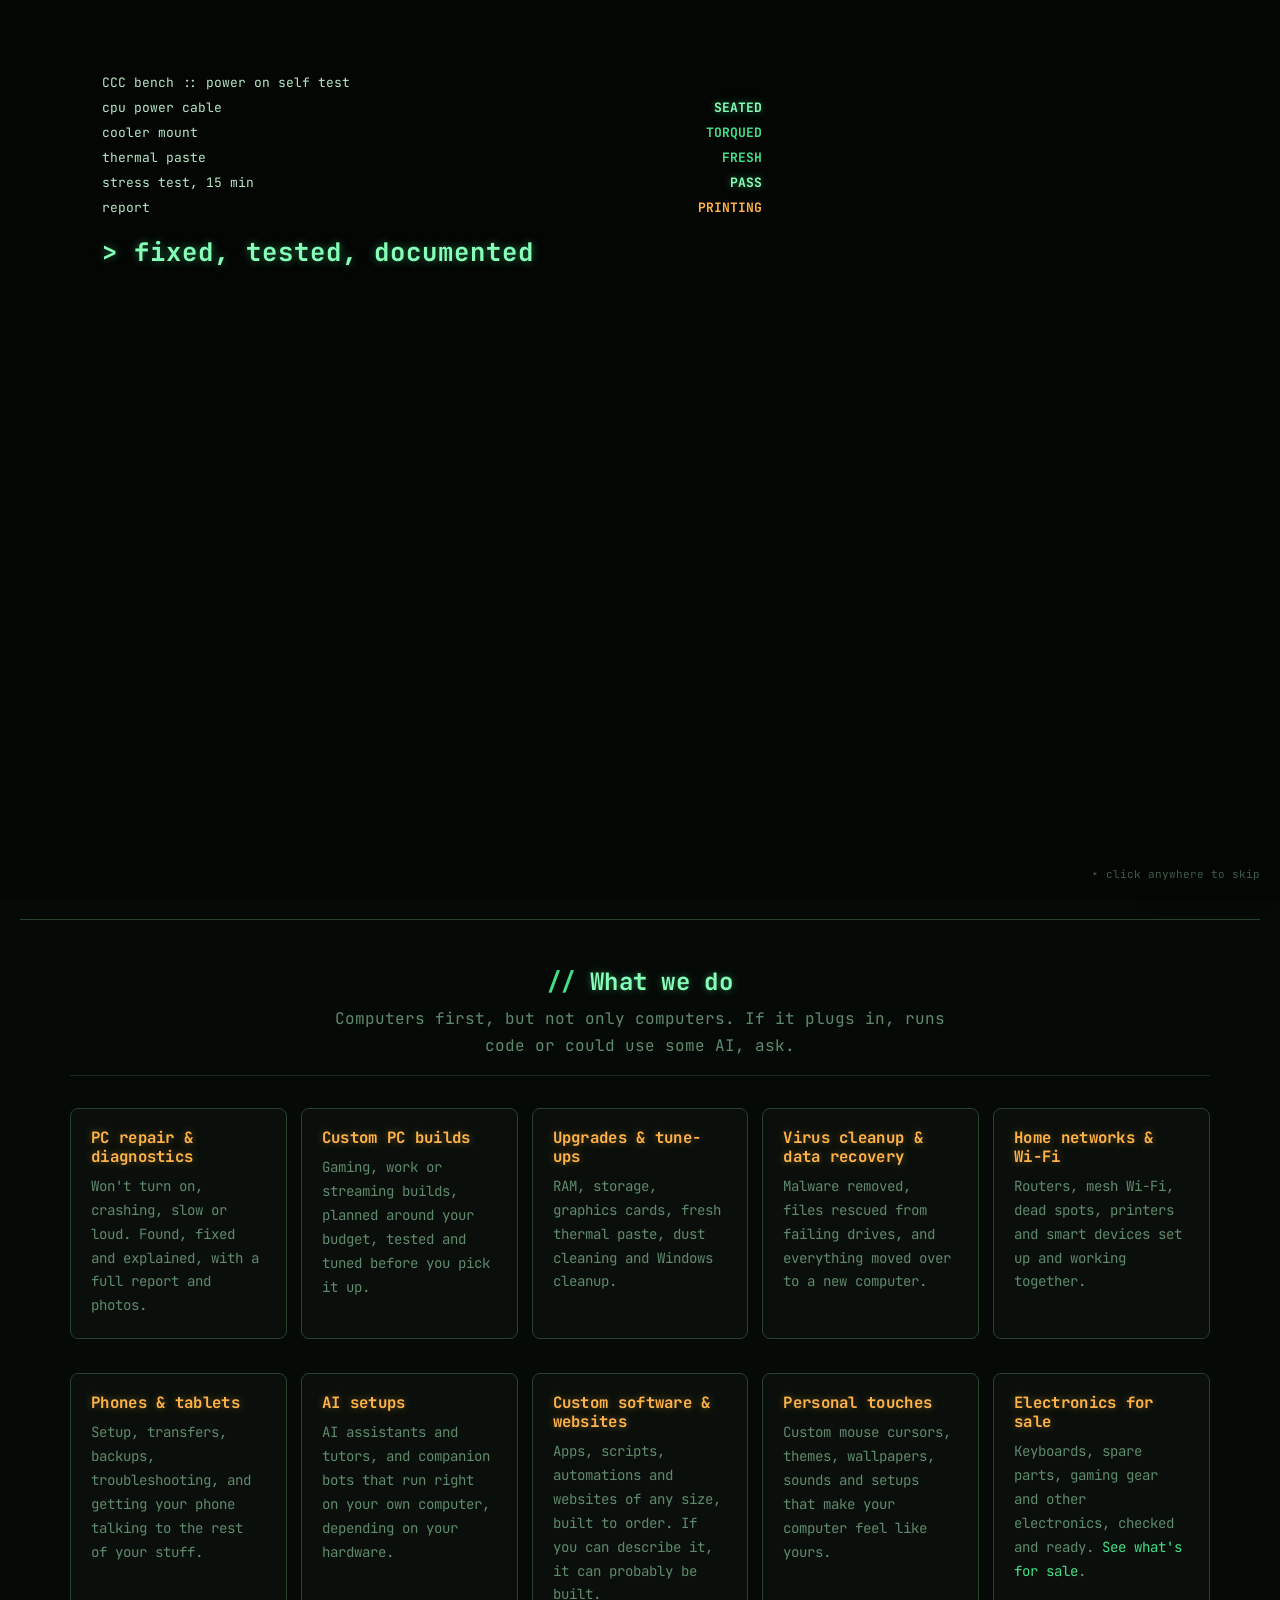
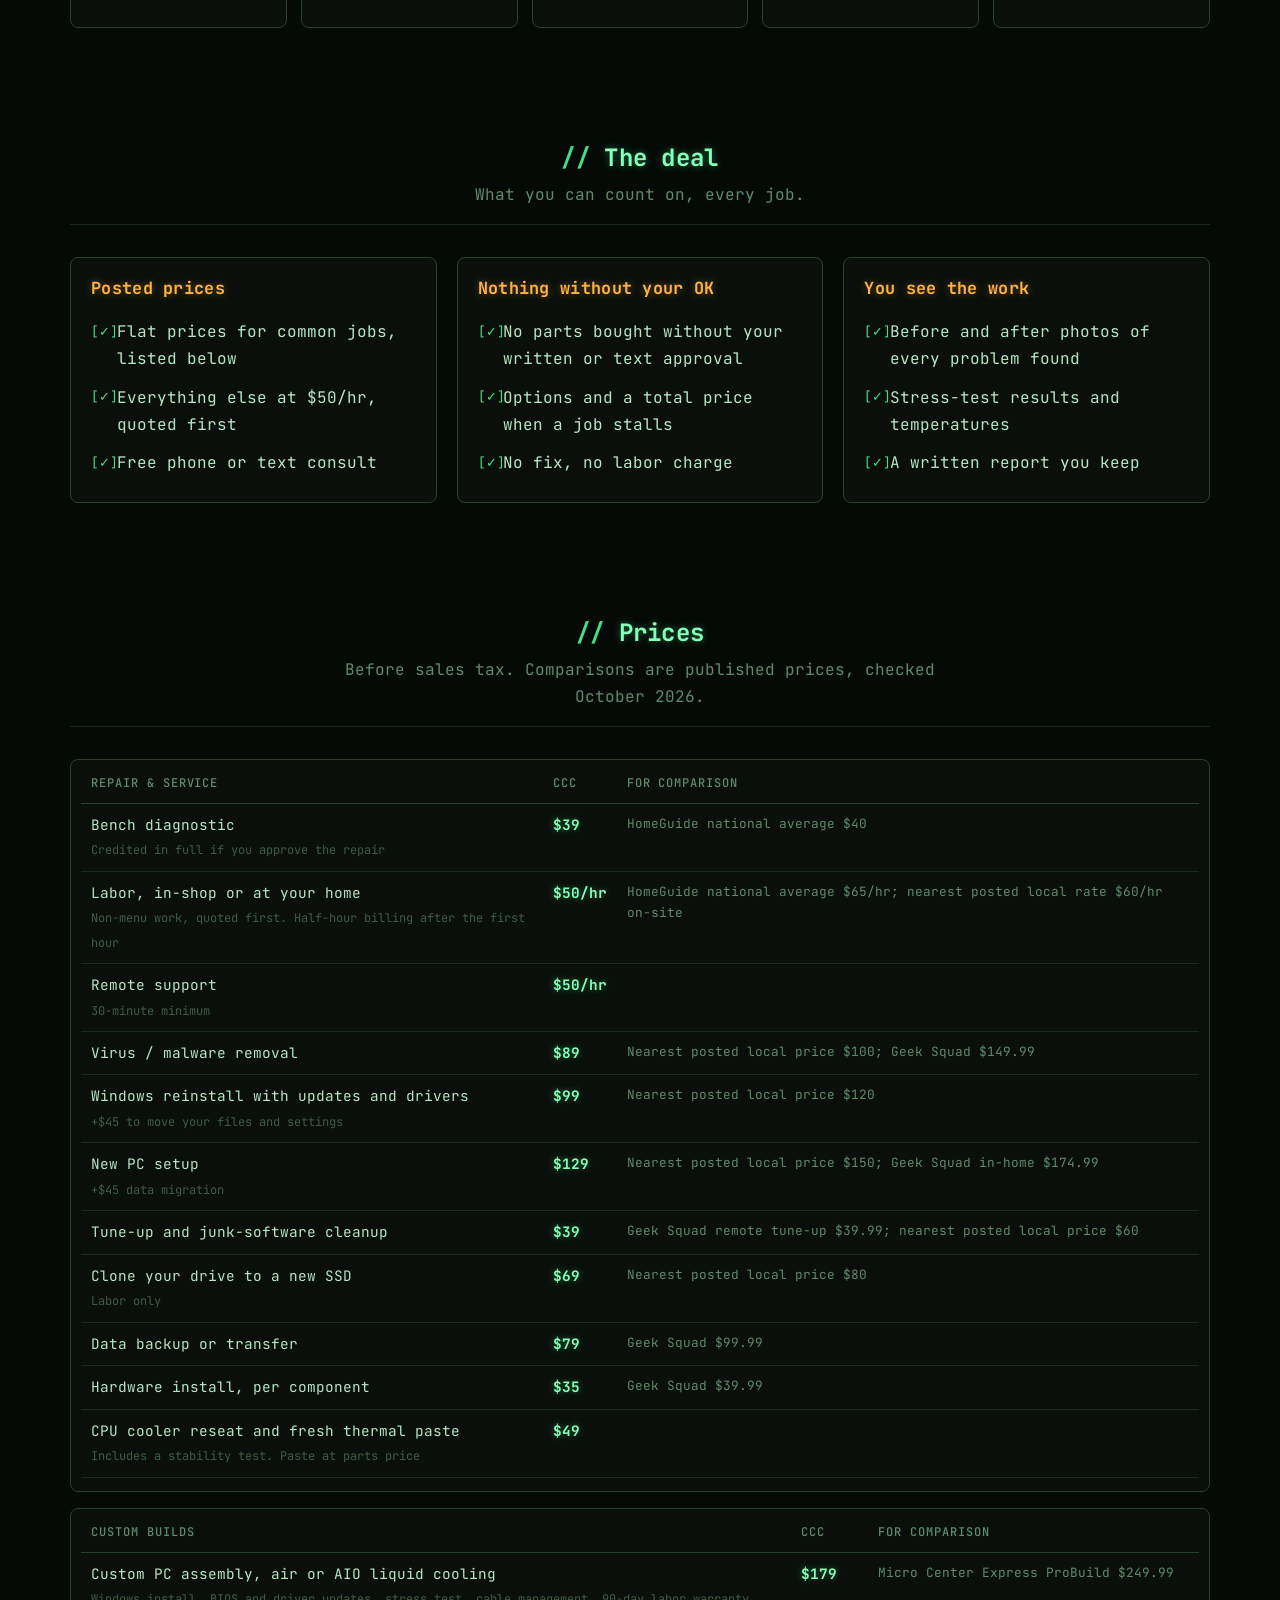
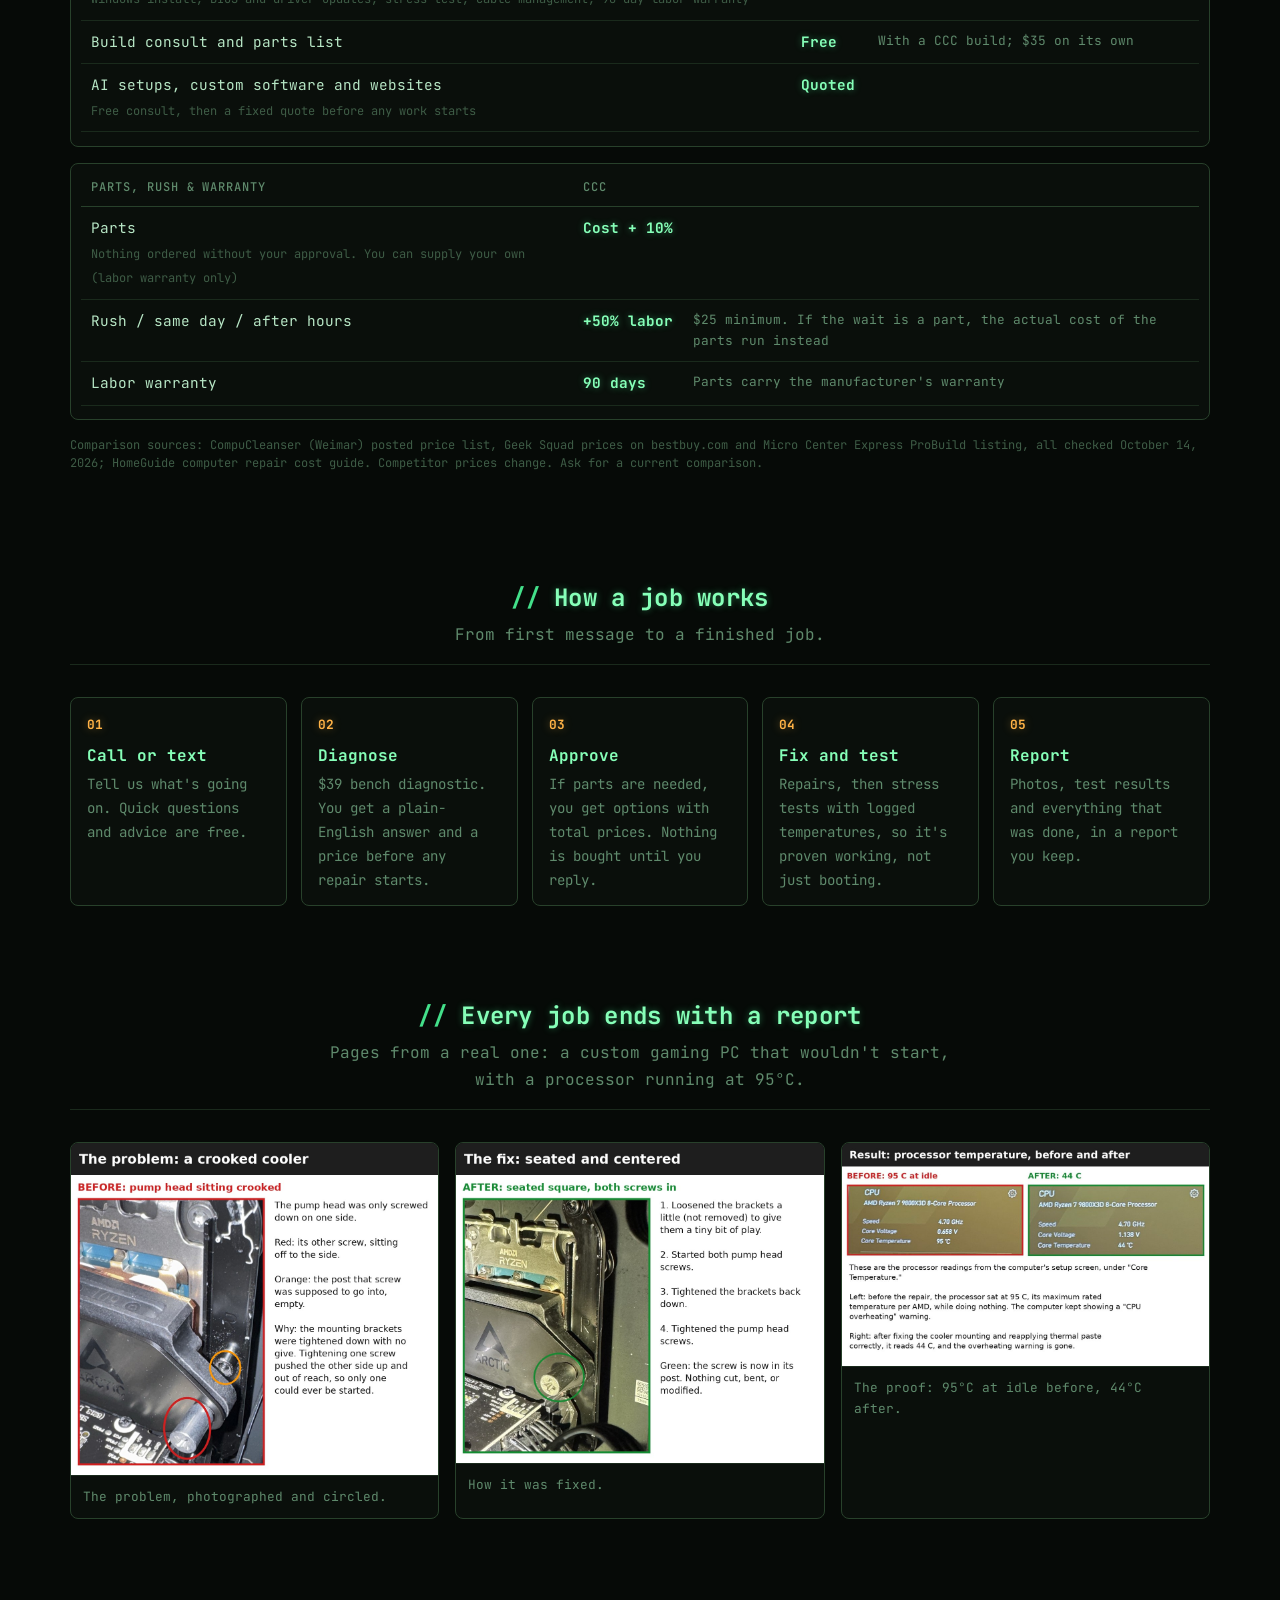
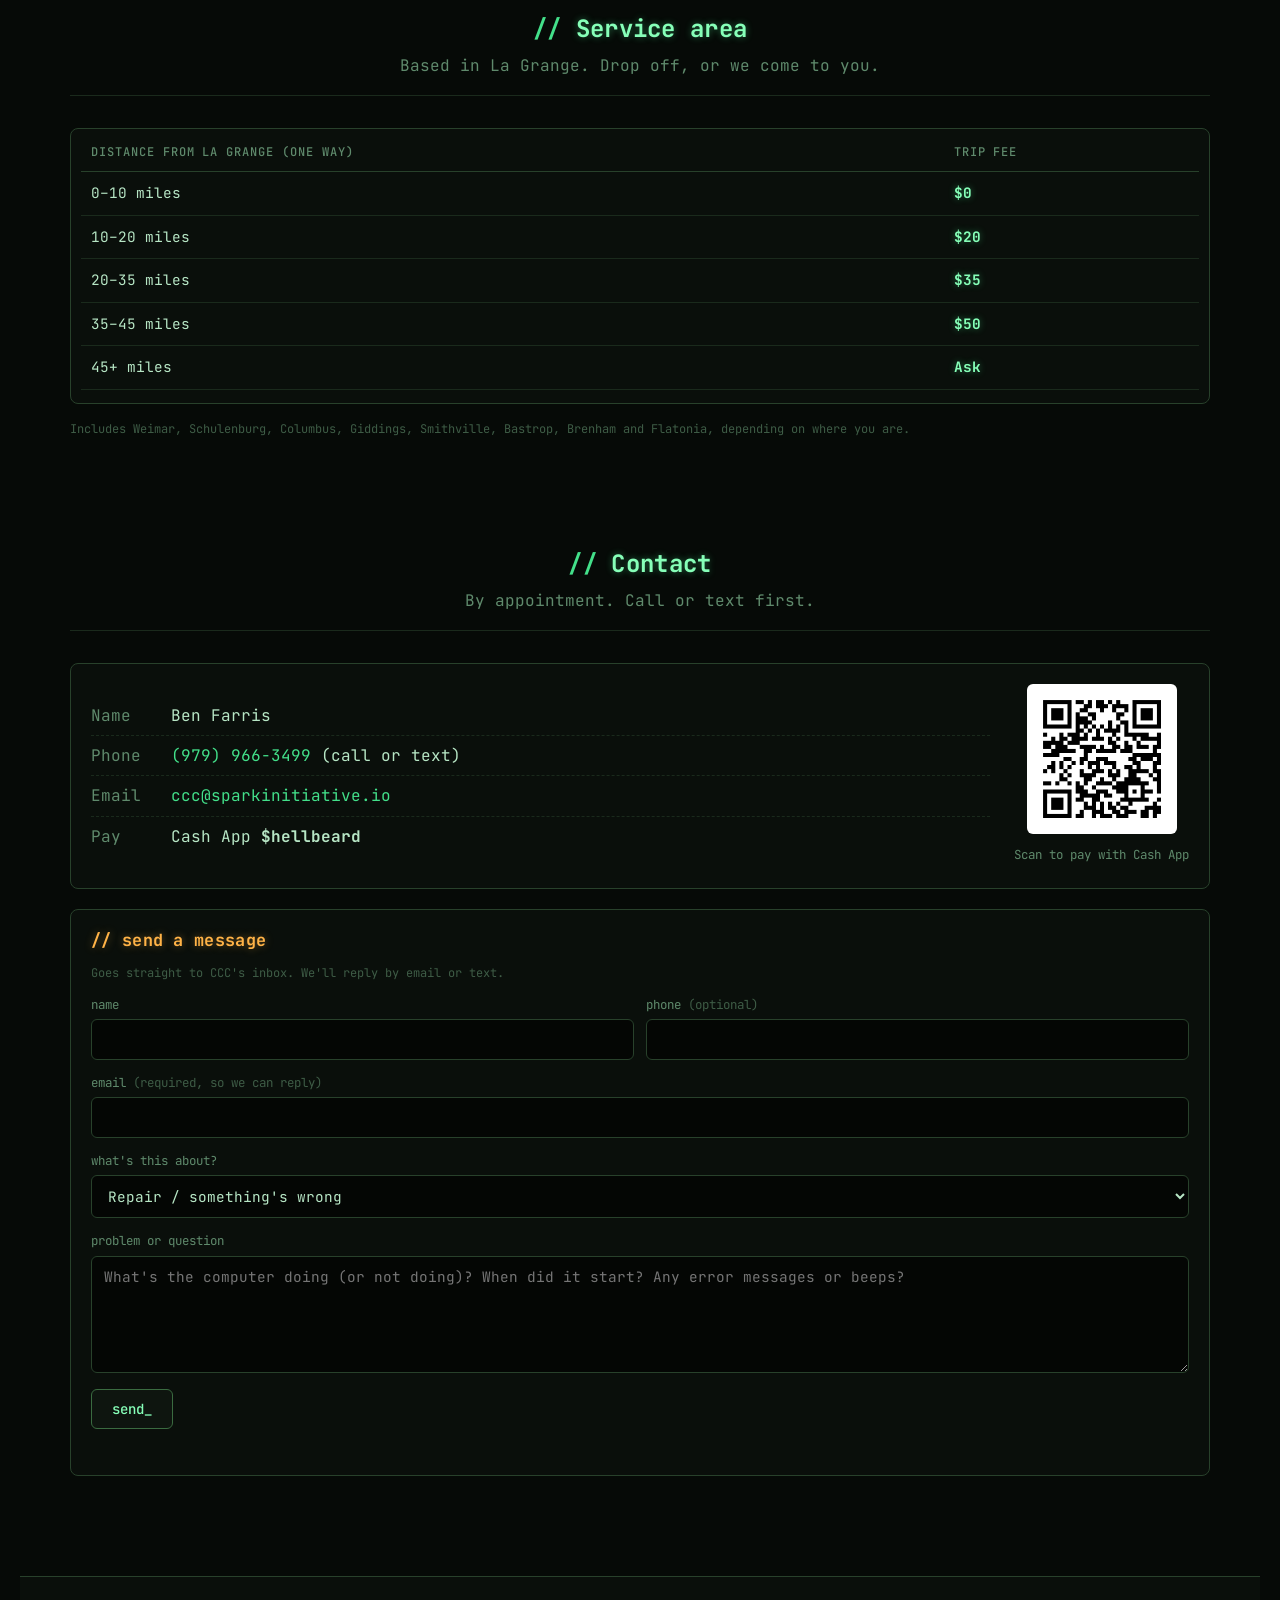
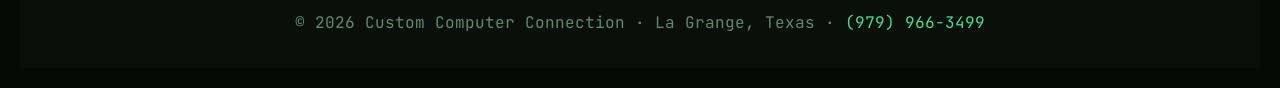
<file: index.html>
<!DOCTYPE html>
<html lang="en">
<head>
  <meta charset="UTF-8">
  <meta name="viewport" content="width=device-width, initial-scale=1.0">
  <title>Custom Computer Connection | PC Repair, Custom Builds & AI, La Grange TX</title>
  <meta name="description" content="PC repair, custom builds, AI setups and custom software in La Grange, Texas. Posted flat prices, a photo-documented report with every job, and no labor charge if it can't be fixed.">
  <link rel="icon" href="assets/img/favicon.ico" sizes="any">
  <link rel="apple-touch-icon" href="assets/img/ccc-icon-180.png">
  <meta name="theme-color" content="#060a07">
  <link rel="preconnect" href="https://fonts.googleapis.com">
  <link rel="preconnect" href="https://fonts.gstatic.com" crossorigin>
  <link href="https://fonts.googleapis.com/css2?family=Inter:wght@400;500;600;700&family=JetBrains+Mono:wght@400;500;700&display=swap" rel="stylesheet">
  <link rel="stylesheet" href="assets/css/style.css">
  <link rel="stylesheet" href="assets/css/ccc.css">
  <style>
    /* boot intro, same pattern as sparkinitiative.io's homepage */
    #intro{position:fixed;inset:0;z-index:10000;background:#040604;display:flex;flex-direction:column;
      padding:8vh 8vw;gap:8px;font-family:"JetBrains Mono",ui-monospace,monospace;overflow:hidden;animation:introOn .5s ease both}
    #intro.off{opacity:0;transition:opacity .6s ease;pointer-events:none}
    @keyframes introOn{0%{transform:scale(1.5,.004);filter:brightness(6)}55%{transform:scale(1,1);filter:brightness(2)}100%{transform:none;filter:none}}
    #intro .intro-log{display:flex;flex-direction:column;gap:3px;font-size:13px;color:#b7e6c5}
    #intro .iln{display:flex;justify-content:space-between;gap:16px;max-width:660px;animation:ilin .12s ease}
    @keyframes ilin{from{opacity:0;transform:translateX(-5px)}to{opacity:1;transform:none}}
    #intro .iln .tag{font-weight:700;color:#43e08a;white-space:nowrap}
    #intro .iln .tag.go{color:#86ffb8;text-shadow:0 0 7px rgba(67,224,138,.55)}
    #intro .iln .tag.warn{color:#ffb347}
    #intro .intro-final{color:#86ffb8;text-shadow:0 0 8px rgba(67,224,138,.5);font-size:clamp(1rem,2.6vw,1.6rem);font-weight:700;letter-spacing:1px;margin-top:8px}
    #intro .intro-skip{position:absolute;bottom:16px;right:20px;color:#3e5c46;font-size:11px}
    @media (prefers-reduced-motion: reduce){ #intro{display:none!important} }
  </style>
  <noscript><style>#intro{display:none!important}</style></noscript>
</head>
<body>
  <div id="intro">
    <div class="intro-log" id="introLog"></div>
    <div class="intro-skip">▸ click anywhere to skip</div>
  </div>

  <nav>
    <div class="container">
      <a href="#top" class="logo"><img src="assets/img/ccc-mark-green.svg" alt="CCC"><span class="lockup">Custom<br>Computer<br>Connection</span></a>
      <button class="nav-toggle" aria-label="Toggle navigation">☰</button>
      <ul class="nav-links">
        <li><a href="#what">Services</a></li>
        <li><a href="#services">Prices</a></li>
        <li><a href="#how">How it works</a></li>
        <li><a href="#reports">Reports</a></li>
        <li><a href="#area">Service area</a></li>
        <li><a href="#contact">Contact</a></li>
        <li><a href="https://portal.customcomputerconnection.com/shop/">For sale</a></li>
        <li><a href="https://portal.customcomputerconnection.com/" class="nav-portal">Customer login</a></li>
      </ul>
    </div>
  </nav>

  <section class="hero" id="top">
    <div class="container">
      <div class="hero-content">
        <h1 class="hero-lockup">
          <img src="assets/img/ccc-mark-green.svg" alt="CCC">
          <span class="lines" aria-label="Custom Computer Connection"><span class="ln">Custom</span><span class="ln">Computer</span><span class="ln">Connection</span></span>
        </h1>
        <p class="tagline" id="heroTagline">PC repair, custom builds, AI and custom software. La Grange, Texas.</p>
        <ul class="facts">
          <li><b>$39</b> diagnostic, credited to the repair</li>
          <li><b>$50/hr</b> labor</li>
          <li><b>$179</b> custom build assembly</li>
          <li><b>90-day</b> labor warranty</li>
        </ul>
        <p>Local service, posted prices, and a written report with photos at the end of every job, so you can see exactly what was wrong and what was done.</p>
        <div class="btn-group">
          <a href="tel:+19799663499" class="btn btn-primary">Call (979) 966-3499</a>
          <a href="sms:+19799663499" class="btn btn-secondary">Text a question</a>
        </div>
      </div>
    </div>
  </section>

  <section id="what">
    <div class="container">
      <div class="section-header">
        <h2>What we do</h2>
        <p>Computers first, but not only computers. If it plugs in, runs code or could use some AI, ask.</p>
      </div>
      <div class="svc-grid">
        <div class="card svc"><h3>PC repair &amp; diagnostics</h3><p>Won't turn on, crashing, slow or loud. Found, fixed and explained, with a full report and photos.</p></div>
        <div class="card svc"><h3>Custom PC builds</h3><p>Gaming, work or streaming builds, planned around your budget, tested and tuned before you pick it up.</p></div>
        <div class="card svc"><h3>Upgrades &amp; tune-ups</h3><p>RAM, storage, graphics cards, fresh thermal paste, dust cleaning and Windows cleanup.</p></div>
        <div class="card svc"><h3>Virus cleanup &amp; data recovery</h3><p>Malware removed, files rescued from failing drives, and everything moved over to a new computer.</p></div>
        <div class="card svc"><h3>Home networks &amp; Wi-Fi</h3><p>Routers, mesh Wi-Fi, dead spots, printers and smart devices set up and working together.</p></div>
        <div class="card svc"><h3>Phones &amp; tablets</h3><p>Setup, transfers, backups, troubleshooting, and getting your phone talking to the rest of your stuff.</p></div>
        <div class="card svc"><h3>AI setups</h3><p>AI assistants and tutors, and companion bots that run right on your own computer, depending on your hardware.</p></div>
        <div class="card svc"><h3>Custom software &amp; websites</h3><p>Apps, scripts, automations and websites of any size, built to order. If you can describe it, it can probably be built.</p></div>
        <div class="card svc"><h3>Personal touches</h3><p>Custom mouse cursors, themes, wallpapers, sounds and setups that make your computer feel like yours.</p></div>
        <div class="card svc"><h3>Electronics for sale</h3><p>Keyboards, spare parts, gaming gear and other electronics, checked and ready. <a href="https://portal.customcomputerconnection.com/shop/">See what's for sale</a>.</p></div>
      </div>
    </div>
  </section>

  <section id="promise">
    <div class="container">
      <div class="section-header">
        <h2>The deal</h2>
        <p>What you can count on, every job.</p>
      </div>
      <div class="card-grid">
        <div class="card">
          <h3>Posted prices</h3>
          <ul class="promise">
            <li>Flat prices for common jobs, listed below</li>
            <li>Everything else at $50/hr, quoted first</li>
            <li>Free phone or text consult</li>
          </ul>
        </div>
        <div class="card">
          <h3>Nothing without your OK</h3>
          <ul class="promise">
            <li>No parts bought without your written or text approval</li>
            <li>Options and a total price when a job stalls</li>
            <li>No fix, no labor charge</li>
          </ul>
        </div>
        <div class="card">
          <h3>You see the work</h3>
          <ul class="promise">
            <li>Before and after photos of every problem found</li>
            <li>Stress-test results and temperatures</li>
            <li>A written report you keep</li>
          </ul>
        </div>
      </div>
    </div>
  </section>

  <section id="services">
    <div class="container">
      <div class="section-header">
        <h2>Prices</h2>
        <p>Before sales tax. Comparisons are published prices, checked October 2026.</p>
      </div>

      <div class="table-wrap">
        <table class="rates">
          <thead><tr><th>Repair &amp; service</th><th>CCC</th><th class="vs">For comparison</th></tr></thead>
          <tbody>
            <tr><td>Bench diagnostic<br><span class="fine">Credited in full if you approve the repair</span></td><td class="price">$39</td><td class="vs">HomeGuide national average $40</td></tr>
            <tr><td>Labor, in-shop or at your home<br><span class="fine">Non-menu work, quoted first. Half-hour billing after the first hour</span></td><td class="price">$50/hr</td><td class="vs">HomeGuide national average $65/hr; nearest posted local rate $60/hr on-site</td></tr>
            <tr><td>Remote support<br><span class="fine">30-minute minimum</span></td><td class="price">$50/hr</td><td class="vs"></td></tr>
            <tr><td>Virus / malware removal</td><td class="price">$89</td><td class="vs">Nearest posted local price $100; Geek Squad $149.99</td></tr>
            <tr><td>Windows reinstall with updates and drivers<br><span class="fine">+$45 to move your files and settings</span></td><td class="price">$99</td><td class="vs">Nearest posted local price $120</td></tr>
            <tr><td>New PC setup<br><span class="fine">+$45 data migration</span></td><td class="price">$129</td><td class="vs">Nearest posted local price $150; Geek Squad in-home $174.99</td></tr>
            <tr><td>Tune-up and junk-software cleanup</td><td class="price">$39</td><td class="vs">Geek Squad remote tune-up $39.99; nearest posted local price $60</td></tr>
            <tr><td>Clone your drive to a new SSD<br><span class="fine">Labor only</span></td><td class="price">$69</td><td class="vs">Nearest posted local price $80</td></tr>
            <tr><td>Data backup or transfer</td><td class="price">$79</td><td class="vs">Geek Squad $99.99</td></tr>
            <tr><td>Hardware install, per component</td><td class="price">$35</td><td class="vs">Geek Squad $39.99</td></tr>
            <tr><td>CPU cooler reseat and fresh thermal paste<br><span class="fine">Includes a stability test. Paste at parts price</span></td><td class="price">$49</td><td class="vs"></td></tr>
          </tbody>
        </table>
      </div>

      <div class="table-wrap">
        <table class="rates">
          <thead><tr><th>Custom builds</th><th>CCC</th><th class="vs">For comparison</th></tr></thead>
          <tbody>
            <tr><td>Custom PC assembly, air or AIO liquid cooling<br><span class="fine">Windows install, BIOS and driver updates, stress test, cable management, 90-day labor warranty</span></td><td class="price">$179</td><td class="vs">Micro Center Express ProBuild $249.99</td></tr>
            <tr><td>Build consult and parts list</td><td class="price">Free</td><td class="vs">With a CCC build; $35 on its own</td></tr>
            <tr><td>AI setups, custom software and websites<br><span class="fine">Free consult, then a fixed quote before any work starts</span></td><td class="price">Quoted</td><td class="vs"></td></tr>
          </tbody>
        </table>
      </div>

      <div class="table-wrap">
        <table class="rates">
          <thead><tr><th>Parts, rush &amp; warranty</th><th>CCC</th><th class="vs"></th></tr></thead>
          <tbody>
            <tr><td>Parts<br><span class="fine">Nothing ordered without your approval. You can supply your own (labor warranty only)</span></td><td class="price">Cost + 10%</td><td class="vs"></td></tr>
            <tr><td>Rush / same day / after hours</td><td class="price">+50% labor</td><td class="vs">$25 minimum. If the wait is a part, the actual cost of the parts run instead</td></tr>
            <tr><td>Labor warranty</td><td class="price">90 days</td><td class="vs">Parts carry the manufacturer's warranty</td></tr>
          </tbody>
        </table>
      </div>
      <p class="fine">Comparison sources: CompuCleanser (Weimar) posted price list, Geek Squad prices on bestbuy.com and Micro Center Express ProBuild listing, all checked October 14, 2026; HomeGuide computer repair cost guide. Competitor prices change. Ask for a current comparison.</p>
    </div>
  </section>

  <section id="how">
    <div class="container">
      <div class="section-header">
        <h2>How a job works</h2>
        <p>From first message to a finished job.</p>
      </div>
      <ol class="steps">
        <li><b>Call or text</b><p>Tell us what's going on. Quick questions and advice are free.</p></li>
        <li><b>Diagnose</b><p>$39 bench diagnostic. You get a plain-English answer and a price before any repair starts.</p></li>
        <li><b>Approve</b><p>If parts are needed, you get options with total prices. Nothing is bought until you reply.</p></li>
        <li><b>Fix and test</b><p>Repairs, then stress tests with logged temperatures, so it's proven working, not just booting.</p></li>
        <li><b>Report</b><p>Photos, test results and everything that was done, in a report you keep.</p></li>
      </ol>
    </div>
  </section>

  <section id="reports">
    <div class="container">
      <div class="section-header">
        <h2>Every job ends with a report</h2>
        <p>Pages from a real one: a custom gaming PC that wouldn't start, with a processor running at 95°C.</p>
      </div>
      <div class="shots">
        <figure><img src="assets/img/report-problem.jpg" alt="Report page: before photo of a liquid cooler pump head sitting crooked, one screw off to the side of its empty post" loading="lazy"><figcaption>The problem, photographed and circled.</figcaption></figure>
        <figure><img src="assets/img/report-fix.jpg" alt="Report page: after photo from the same angle, pump head seated square with the screw in its post, plus the four fix steps" loading="lazy"><figcaption>How it was fixed.</figcaption></figure>
        <figure><img src="assets/img/report-temps.jpg" alt="Report page: processor temperature 95 C before, 44 C after" loading="lazy"><figcaption>The proof: 95°C at idle before, 44°C after.</figcaption></figure>
      </div>
    </div>
  </section>

  <section id="area">
    <div class="container">
      <div class="section-header">
        <h2>Service area</h2>
        <p>Based in La Grange. Drop off, or we come to you.</p>
      </div>
      <div class="table-wrap">
        <table class="rates">
          <thead><tr><th>Distance from La Grange (one way)</th><th>Trip fee</th></tr></thead>
          <tbody>
            <tr><td>0–10 miles</td><td class="price">$0</td></tr>
            <tr><td>10–20 miles</td><td class="price">$20</td></tr>
            <tr><td>20–35 miles</td><td class="price">$35</td></tr>
            <tr><td>35–45 miles</td><td class="price">$50</td></tr>
            <tr><td>45+ miles</td><td class="price">Ask</td></tr>
          </tbody>
        </table>
      </div>
      <p class="fine">Includes Weimar, Schulenburg, Columbus, Giddings, Smithville, Bastrop, Brenham and Flatonia, depending on where you are.</p>
    </div>
  </section>

  <section id="contact">
    <div class="container">
      <div class="section-header">
        <h2>Contact</h2>
        <p>By appointment. Call or text first.</p>
      </div>
      <div class="panel">
        <div class="contact-grid">
          <ul class="contact-lines">
            <li><span class="k">Name</span> Ben Farris</li>
            <li><span class="k">Phone</span> <a href="tel:+19799663499">(979) 966-3499</a> (call or text)</li>
            <li><span class="k">Email</span> <a href="mailto:ccc@sparkinitiative.io">ccc@sparkinitiative.io</a></li>
            <li><span class="k">Pay</span> Cash App <b>$hellbeard</b></li>
          </ul>
          <div class="qr"><img src="assets/img/cashapp-qr.png" alt="Cash App QR code for $hellbeard"><span>Scan to pay with Cash App</span></div>
        </div>
      </div>
      <div class="panel msg-panel">
        <h3>// send a message</h3>
        <p class="fine" style="margin-bottom:12px">Goes straight to CCC's inbox. We'll reply by email or text.</p>
        <form id="msgForm" class="msg-form" action="https://formsubmit.co/ajax/ccc@sparkinitiative.io" method="POST" novalidate>
          <input type="hidden" name="_subject" value="New message from the CCC website">
          <input type="hidden" name="_template" value="table">
          <input type="hidden" name="_captcha" value="false">
          <input type="text" name="_honey" class="hp" tabindex="-1" autocomplete="off">
          <div class="row2">
            <label>name<input type="text" name="name" required autocomplete="name"></label>
            <label>phone <span class="opt">(optional)</span><input type="tel" name="phone" autocomplete="tel"></label>
          </div>
          <label>email <span class="opt">(required, so we can reply)</span><input type="email" name="email" required autocomplete="email"></label>
          <label>what's this about?
            <select name="topic">
              <option data-hint="What's the computer doing (or not doing)? When did it start? Any error messages or beeps?">Repair / something's wrong</option>
              <option data-hint="What will you use it for (games, work, streaming)? Rough budget? Any parts you already have or want?">Custom PC build</option>
              <option data-hint="What are you upgrading or setting up (RAM, SSD, graphics card, new PC, Windows)? What's the computer?">Upgrade or setup</option>
              <option data-hint="Which job is it about (date or job number, if you have it)? What's your question?">Question about a job</option>
              <option data-hint="What do you have in mind? An AI assistant or tutor, a program, a website, something else? What computer would it run on?">AI or custom project</option>
              <option data-hint="What can we help with? Ask anything.">Something else</option>
            </select>
          </label>
          <label>problem or question<textarea name="message" rows="5" required placeholder="What's the computer doing (or not doing)? When did it start? Any error messages or beeps?"></textarea></label>
          <button class="btn btn-primary" type="submit">send_</button>
          <p class="form-status" id="msgStatus" role="status" aria-live="polite"></p>
        </form>
      </div>
    </div>
  </section>

  <footer>
    <div class="container">
      <p>© 2026 Custom Computer Connection · La Grange, Texas · <a href="tel:+19799663499">(979) 966-3499</a></p>
    </div>
  </footer>

  <!-- AI chat: placeholder until the local assistant on Glass is online -->
  <button class="chat-fab" id="chatFab" aria-expanded="false" aria-controls="chatPanel"><span class="dot"></span> Ask CCC</button>
  <div class="chat-panel" id="chatPanel" hidden>
    <div class="chat-head"><span>ccc-assistant <em>// offline</em></span><button id="chatClose" aria-label="Close">×</button></div>
    <div class="chat-log">
      <p class="sys">&gt; boot ccc-assistant ... <b class="amber">NOT YET ONLINE</b></p>
      <p>The CCC assistant is still being built. Soon it'll answer questions about prices and services here, and logged-in customers will be able to ask about their own jobs.</p>
      <p>For now, a real person answers: <a href="sms:+19799663499">text (979) 966-3499</a> or <a href="mailto:ccc@sparkinitiative.io">email ccc@sparkinitiative.io</a>.</p>
    </div>
    <div class="chat-input"><span>&gt;</span><input type="text" placeholder="assistant offline" disabled></div>
  </div>

  <script src="assets/js/main.js"></script>
  <script>
    (function(){
      const f=document.getElementById('msgForm'), st=document.getElementById('msgStatus'); if(!f) return;
      const topic=f.elements.topic, box=f.elements.message;
      const setHint=()=>{ const o=topic.options[topic.selectedIndex]; if(o&&o.dataset.hint) box.placeholder=o.dataset.hint; };
      topic.addEventListener('change',setHint); setHint();
      f.addEventListener('submit', async e=>{
        e.preventDefault();
        const em=f.elements.email, nm=f.elements.name, ms=f.elements.message;
        const bad=(el,msg)=>{ st.className='form-status err'; st.textContent='> '+msg; el.focus(); };
        if(!/^[^\s@]+@[^\s@]+\.[^\s@]{2,}$/.test(em.value.trim())) return bad(em,'an email address is required so we can reply.');
        if(!nm.value.trim()) return bad(nm,'please add your name.');
        if(!ms.value.trim()) return bad(ms,'please describe the problem or ask your question.');
        const btn=f.querySelector('button'); btn.disabled=true; st.className='form-status'; st.textContent='> sending...';
        try{
          const r=await fetch(f.action,{method:'POST',headers:{'Content-Type':'application/json','Accept':'application/json'},body:JSON.stringify(Object.fromEntries(new FormData(f)))});
          const j=await r.json().catch(()=>({}));
          if(r.ok && (j.success===true || j.success==='true')){ st.className='form-status ok'; st.textContent='> message sent. Thanks, we\'ll get back to you soon.'; f.reset(); }
          else throw new Error(j.message||('HTTP '+r.status));
        }catch(err){ st.className='form-status err'; st.textContent='> send failed. Please text (979) 966-3499 or email ccc@sparkinitiative.io instead.'; }
        btn.disabled=false;
      });
    })();
    (function(){
      const fab=document.getElementById('chatFab'), panel=document.getElementById('chatPanel');
      const set=o=>{ panel.hidden=!o; fab.setAttribute('aria-expanded',o); };
      fab.addEventListener('click',()=>set(panel.hidden));
      document.getElementById('chatClose').addEventListener('click',()=>set(false));
    })();
    (function(){
      const intro=document.getElementById('intro'); if(!intro) return;
      try{ if(sessionStorage.getItem('ccc_booted')){ intro.remove(); return; } sessionStorage.setItem('ccc_booted','1'); }catch(e){}
      const log=document.getElementById('introLog');
      const lines=[...document.querySelectorAll('.hero-lockup .ln')], tagEl=document.getElementById('heroTagline');
      const lineText=lines.map(l=>l.textContent), tagText=tagEl.textContent;
      lines.forEach(l=>l.textContent=''); tagEl.textContent='';
      let skipped=false; const skip=()=>{skipped=true;};
      intro.addEventListener('click',skip); window.addEventListener('keydown',skip);
      const sleep=ms=>new Promise(r=>setTimeout(r,skipped?0:ms));
      function line(tx,tag,cls){
        const d=document.createElement('div'); d.className='iln';
        const a=document.createElement('span'); a.textContent=tx;
        const b=document.createElement('span'); b.className='tag '+(cls||''); if(tag)b.textContent=tag;
        d.appendChild(a); d.appendChild(b); log.appendChild(d);
      }
      async function type(el,text){ for(let i=0;i<text.length;i++){ el.textContent+=text[i]; await sleep(32); } }
      let done=false;
      const reveal=async()=>{
        if(done) return; done=true;
        intro.classList.add('off'); setTimeout(()=>intro.remove(),650);
        await sleep(220); for(let i=0;i<lines.length;i++){ await type(lines[i],lineText[i]); } await sleep(120); await type(tagEl,tagText);
      };
      (async()=>{
        await sleep(450);
        line('CCC bench :: power on self test'); await sleep(260);
        line('cpu power cable','SEATED','go'); await sleep(140);
        line('cooler mount','TORQUED'); await sleep(140);
        line('thermal paste','FRESH'); await sleep(140);
        line('stress test, 15 min','PASS','go'); await sleep(160);
        line('report','PRINTING','warn'); await sleep(280);
        const f=document.createElement('div'); f.className='intro-final'; f.textContent='> fixed, tested, documented';
        log.appendChild(f); await sleep(650);
        reveal();
      })();
      setTimeout(()=>{ if(!done) reveal(); lines.forEach((l,i)=>{ if(!l.textContent) l.textContent=lineText[i]; }); if(!tagEl.textContent)tagEl.textContent=tagText; },9000);
    })();
  </script>
</body>
</html>
</file>
<file: assets/css/style.css>
/* S.P.A.R.K. Labs — Terminal Theme v2 */
/* Phosphor-CRT aesthetic, matched to the file-manager / SPARK//FILES interface */
@import url('https://fonts.googleapis.com/css2?family=Inter:wght@400;500;600;700&family=JetBrains+Mono:wght@400;500;700&display=swap');

:root {
  /* new core palette (from SPARK//FILES) */
  --bg:#060a07; --panel:#0a0f0b; --raised:#0e150f; --inset:#040604;
  --line:#1a2a1c; --line-2:#28412b; --line-hot:#3a6b40;
  --green:#43e08a; --green-hi:#86ffb8; --txt:#b7e6c5; --dim:#5f8a6c; --faint:#3e5c46;
  --amber:#ffb347; --orange:#ff8a3d; --red:#ff5b5b; --blue:#5fb0ff; --purple:#b58cff;
  --mono:"JetBrains Mono",ui-monospace,Menlo,Consolas,monospace;
  --glow:0 0 7px rgba(67,224,138,.45);
  --glow-amber:0 0 8px rgba(255,179,71,.4);

  /* legacy aliases so existing inline styles keep working */
  --bg-primary:var(--bg); --bg-secondary:var(--panel); --bg-panel:var(--raised);
  --text-primary:var(--txt); --text-secondary:var(--dim);
  --accent-green:var(--green); --accent-orange:var(--orange); --accent-red:var(--red);
  --accent-blue:var(--blue); --accent-cyan:var(--green-hi); --accent-purple:var(--purple); --accent-yellow:var(--amber);
  --accent-primary:var(--green); --accent-secondary:var(--amber);
  --border-color:var(--line-2); --border-highlight:var(--green);
  --glow-green:var(--glow); --glow-orange:var(--glow-amber);
}

* { margin:0; padding:0; box-sizing:border-box; }
html { scroll-behavior:smooth; }

body {
  font-family:var(--mono);
  background:var(--bg);
  color:var(--txt);
  line-height:1.7;
  min-height:100vh;
  padding:20px;
  -webkit-font-smoothing:antialiased;
}

/* Global CRT treatment — subtle scanlines + screen vignette, click-through */
body::before{
  content:""; position:fixed; inset:0; pointer-events:none; z-index:9998;
  background:repeating-linear-gradient(rgba(0,0,0,0) 0 2px, rgba(0,0,0,.12) 3px 3px);
  mix-blend-mode:multiply; opacity:.55;
}
body::after{
  content:""; position:fixed; inset:0; pointer-events:none; z-index:9997;
  background:
    radial-gradient(120% 80% at 50% 0%, rgba(67,224,138,.045), transparent 55%),
    radial-gradient(130% 120% at 50% 100%, rgba(0,0,0,.5), transparent 60%);
}

/* Typography */
h1,h2,h3,h4,h5,h6{ font-weight:700; line-height:1.2; margin-bottom:1rem; color:var(--green-hi); text-shadow:var(--glow); letter-spacing:.3px; }
h1{ font-size:2rem; } h2{ font-size:1.5rem; } h3{ font-size:1.15rem; }
p{ margin-bottom:1rem; color:var(--txt); }
a{ color:var(--green); text-decoration:none; transition:all .15s ease; }
a:hover{ color:var(--green-hi); text-shadow:var(--glow); }

/* Layout */
.container{ max-width:1140px; margin:0 auto; }
section{ padding:3rem 0; }

/* Navigation — a top status bar */
nav{
  position:fixed; top:0; left:0; right:0; z-index:1000; padding:0;
  background:rgba(8,12,9,.92); backdrop-filter:blur(6px);
  border-bottom:1px solid var(--line-2);
}
nav .container{ display:flex; justify-content:space-between; align-items:center; padding:13px 20px; }
.logo{ font-size:1.15rem; font-weight:700; color:var(--orange); text-shadow:var(--glow-amber); letter-spacing:.5px; }
.logo span{ color:var(--green); text-shadow:var(--glow); }
.nav-links{ display:flex; gap:5px; list-style:none; flex-wrap:wrap; }
.nav-links a{
  display:block; padding:8px 14px; font-size:.92rem; color:var(--dim);
  background:var(--panel); border:1px solid var(--line); border-radius:5px; transition:all .15s ease;
}
.nav-links a:hover, .nav-links a.active{
  color:var(--green-hi); border-color:var(--line-hot); background:var(--raised); box-shadow:inset 0 -2px 0 var(--green);
}
.nav-toggle{ display:none; background:var(--panel); border:1px solid var(--line-2); color:var(--green); font-size:1.4rem; cursor:pointer; padding:4px 14px; border-radius:5px; }
.nav-toggle:hover{ background:var(--raised); }

/* Hero */
.hero{ min-height:100vh; display:flex; align-items:center; padding-top:80px; border-bottom:1px solid var(--line-2); }
.hero-content{ max-width:820px; }
.hero h1{ font-size:2.6rem; margin-bottom:1rem; color:var(--green-hi); text-shadow:var(--glow); }
.hero h1 .highlight{ color:var(--green); }
/* blinking terminal cursor after the hero headline */
.hero h1::after{ content:"_"; color:var(--green); margin-left:4px; animation:cursor 1.05s steps(1) infinite; }
@keyframes cursor{ 50%{ opacity:0; } }
.hero .tagline{ font-size:1.2rem; color:var(--amber); margin-bottom:1.5rem; }
.hero .tagline::before{ content:"> "; color:var(--green); }
.hero p{ font-size:1rem; margin-bottom:1.5rem; max-width:620px; color:var(--txt); }

/* Buttons */
.btn{
  display:inline-block; padding:10px 20px; font-family:var(--mono); font-size:14px; font-weight:500;
  cursor:pointer; border:1px solid var(--line-hot); background:var(--raised); color:var(--green-hi);
  border-radius:6px; transition:all .15s ease; margin:5px;
}
.btn:hover{ background:#10261a; border-color:var(--green); box-shadow:var(--glow); }
.btn-primary{ background:var(--raised); border-color:var(--line-hot); color:var(--green-hi); }
.btn-primary:hover{ background:#10261a; }
.btn-secondary{ background:rgba(255,179,71,.08); border-color:rgba(255,179,71,.4); color:var(--amber); }
.btn-secondary:hover{ background:rgba(255,179,71,.16); box-shadow:var(--glow-amber); }
.btn-group{ display:flex; gap:10px; flex-wrap:wrap; margin-top:1rem; }

/* Panels / cards */
.card, .panel{
  background:var(--panel); border:1px solid var(--line-2); border-radius:8px; padding:20px; margin-bottom:20px;
  transition:all .2s ease;
}
.card:hover, .panel:hover{ border-color:var(--line-hot); box-shadow:0 0 0 1px rgba(67,224,138,.12), 0 8px 30px rgba(0,0,0,.35); transform:translateY(-2px); }
.card h3, .panel h3{ color:var(--amber); text-shadow:var(--glow-amber); margin-bottom:14px; font-size:1.05rem; }
.card-grid{ display:grid; grid-template-columns:repeat(auto-fit, minmax(290px,1fr)); gap:20px; }

/* Section headers */
.section-header{ text-align:center; margin-bottom:2rem; padding-bottom:1rem; border-bottom:1px solid var(--line); }
.section-header h2{ margin-bottom:.5rem; }
.section-header h2::before{ content:"// "; color:var(--green); text-shadow:none; }
.section-header p{ color:var(--dim); max-width:620px; margin:0 auto; }

/* Project cards */
.project-card{ background:var(--panel); border:1px solid var(--line-2); border-radius:8px; overflow:hidden; transition:all .2s ease; }
.project-card:hover{ border-color:var(--line-hot); box-shadow:0 8px 30px rgba(0,0,0,.35); transform:translateY(-2px); }
.project-card-header{ padding:15px; border-bottom:1px solid var(--line); background:var(--inset); }
.project-card-body{ padding:15px; }
.project-card h3{ margin-bottom:.5rem; }
.project-card .description{ color:var(--dim); margin-bottom:1rem; font-size:.92rem; }
.tech-stack{ display:flex; flex-wrap:wrap; gap:5px; margin-bottom:1rem; }
.tech-badge{ background:rgba(95,176,255,.08); color:var(--blue); padding:3px 10px; border:1px solid rgba(95,176,255,.25); border-radius:4px; font-size:11px; }

.status-value{ color:var(--green); font-weight:700; }

/* Footer */
footer{ background:var(--panel); border-top:1px solid var(--line-2); padding:2rem 0; text-align:center; margin-top:2rem; }
footer p{ color:var(--dim); margin-bottom:0; }
footer .footer-links{ display:flex; justify-content:center; gap:16px; margin-bottom:1rem; flex-wrap:wrap; }
footer .footer-links a{ padding:5px 12px; border:1px solid var(--line); background:var(--panel); border-radius:5px; color:var(--dim); }
footer .footer-links a:hover{ border-color:var(--line-hot); background:var(--raised); color:var(--green-hi); }

/* Awareness page */
.awareness-hero{ background:linear-gradient(135deg,#1a0808 0%, var(--bg) 100%); padding:6rem 0 4rem; text-align:center; border-bottom:1px solid var(--red); }
.awareness-hero .warning-icon{ font-size:4rem; margin-bottom:1rem; }
.awareness-hero h1{ color:var(--red); text-shadow:0 0 10px rgba(255,91,91,.5); }
.awareness-content{ max-width:820px; margin:0 auto; }
.awareness-section{ margin-bottom:2rem; padding:20px; background:var(--panel); border:1px solid var(--line-2); border-left:3px solid var(--green); border-radius:6px; }
.awareness-section h2{ color:var(--amber); font-size:1.2rem; margin-bottom:1rem; }
.awareness-section ul{ list-style:none; padding:0; }
.awareness-section li{ padding:.5rem 0; padding-left:1.5rem; position:relative; }
.awareness-section li::before{ content:'✓'; position:absolute; left:0; color:var(--green); }
.warning-list li::before{ content:'⚠'; color:var(--amber); }

/* Scrollbar */
::-webkit-scrollbar{ width:11px; height:11px; }
::-webkit-scrollbar-track{ background:var(--inset); }
::-webkit-scrollbar-thumb{ background:#1c321f; border-radius:5px; border:2px solid var(--bg); }
::-webkit-scrollbar-thumb:hover{ background:#264a2b; }

/* Responsive */
@media (max-width:768px){
  body{ padding:10px; }
  h1{ font-size:1.5rem; } h2{ font-size:1.2rem; }
  .hero h1{ font-size:1.9rem; } .hero .tagline{ font-size:1rem; }
  nav .container{ flex-wrap:wrap; }
  .nav-links{ display:none; width:100%; flex-direction:column; padding-top:10px; }
  .nav-links.active{ display:flex; }
  .nav-links a{ text-align:center; }
  .nav-toggle{ display:block; }
  .btn-group{ flex-direction:column; }
  .btn{ text-align:center; }
  section{ padding:2rem 0; }
  .card-grid{ grid-template-columns:1fr; }
}
</file>
<file: assets/css/ccc.css>
/* Custom Computer Connection — layered on Echo's S.P.A.R.K. terminal theme (style.css, unmodified).
   CCC's accent is the theme's own green; FCAP uses --blue, FP uses --amber. */

:root { --accent: var(--green); --accent-hi: var(--green-hi); }

/* nav logo: mark + name */
.logo { display:flex; align-items:center; gap:12px; color:var(--green); }
.logo img { height:56px; width:auto; filter:drop-shadow(0 0 5px rgba(67,224,138,.45)); }
/* stacked lockup: mark | divider | three lines, same as the logo kit */
.logo .lockup { display:block; border-left:2px solid var(--green); padding-left:12px; font-size:.9rem; line-height:1.15;
  font-weight:500; letter-spacing:.3px; color:var(--green); text-shadow:var(--glow); }

/* hero */
/* hero = the stacked lockup, large: mark | divider | three lines */
.hero h1.hero-lockup { display:flex; align-items:center; gap:clamp(16px,2.6vw,34px); margin-bottom:1.4rem; }
.hero h1.hero-lockup::after { display:none; }
.hero-lockup img { height:clamp(110px,17vw,200px); width:auto; flex:none; filter:drop-shadow(0 0 10px rgba(67,224,138,.35)); }
.hero-lockup .lines { display:flex; flex-direction:column; border-left:4px solid var(--green);
  padding-left:clamp(14px,2.2vw,30px); font-size:clamp(1.5rem,3.6vw,2.7rem); line-height:1.12; color:var(--green-hi); text-shadow:var(--glow); min-height:3.36em; }
.hero-lockup .ln { display:block; min-height:1.12em; }
.hero-lockup .ln:last-child::after { content:"_"; color:var(--green); margin-left:4px; animation:cursor 1.05s steps(1) infinite; }
.hero-content { max-width:900px; }
.hero .facts { display:flex; flex-wrap:wrap; gap:8px; margin:0 0 1.4rem; padding:0; list-style:none; }
.hero .facts li { font-size:.82rem; color:var(--dim); border:1px solid var(--line-2); background:var(--panel); border-radius:5px; padding:4px 10px; }
.hero .facts li b { color:var(--green); font-weight:700; }

/* promise list */
.promise { list-style:none; padding:0; margin:0; }
.promise li { position:relative; padding:.35rem 0 .35rem 1.6rem; }
.promise li::before { content:"[✓]"; position:absolute; left:0; color:var(--green); font-size:.8rem; top:.5rem; }

/* rate tables */
.rates { width:100%; border-collapse:collapse; font-size:.9rem; margin-bottom:.6rem; }
.rates th, .rates td { text-align:left; padding:9px 10px; border-bottom:1px solid var(--line); vertical-align:top; }
.rates thead th { color:var(--dim); font-weight:500; font-size:.75rem; text-transform:uppercase; letter-spacing:.08em; border-bottom:1px solid var(--line-2); }
.rates td.price { color:var(--green-hi); font-weight:700; white-space:nowrap; text-shadow:var(--glow); }
.rates td.vs { color:var(--dim); font-size:.8rem; }
.rates tbody tr:hover td { background:var(--raised); }
.table-wrap { overflow-x:auto; border:1px solid var(--line-2); border-radius:8px; background:var(--panel); padding:4px 10px; margin-bottom:1rem; }
.fine { color:var(--faint); font-size:.75rem; line-height:1.5; }

/* steps */
.steps { counter-reset:step; display:grid; grid-template-columns:repeat(auto-fit,minmax(180px,1fr)); gap:14px; list-style:none; padding:0; }
.steps li { counter-increment:step; background:var(--panel); border:1px solid var(--line-2); border-radius:8px; padding:16px 16px 12px; }
.steps li::before { content:"0" counter(step); display:block; color:var(--amber); font-weight:700; font-size:.8rem; margin-bottom:6px; text-shadow:var(--glow-amber); }
.steps li b { color:var(--green-hi); display:block; margin-bottom:4px; }
.steps li p { color:var(--dim); font-size:.88rem; margin:0; }

/* sample report */
.shots { display:grid; grid-template-columns:repeat(auto-fit,minmax(280px,1fr)); gap:16px; }
.shots figure { margin:0; background:var(--panel); border:1px solid var(--line-2); border-radius:8px; overflow:hidden; }
.shots img { width:100%; height:auto; display:block; }
.shots figcaption { padding:10px 12px; font-size:.8rem; color:var(--dim); border-top:1px solid var(--line); }

/* contact */
.contact-grid { display:grid; grid-template-columns:1fr auto; gap:24px; align-items:center; }
.contact-lines { list-style:none; padding:0; margin:0; }
.contact-lines li { padding:6px 0; border-bottom:1px dashed var(--line); }
.contact-lines li:last-child { border-bottom:0; }
.contact-lines .k { color:var(--dim); display:inline-block; min-width:7ch; }
.qr { text-align:center; }
.qr img { width:150px; height:150px; background:#fff; padding:8px; border-radius:6px; display:block; margin:0 auto 6px; }
.qr span { font-size:.78rem; color:var(--dim); }

/* customer login link in nav */
.nav-links a.nav-portal { color:var(--amber); border-color:rgba(255,179,71,.35); background:rgba(255,179,71,.06); }
.nav-links a.nav-portal:hover { color:#ffd08a; box-shadow:inset 0 -2px 0 var(--amber); }

/* chat placeholder */
.chat-fab { position:fixed; right:18px; bottom:18px; z-index:1100; font-family:var(--mono); font-size:.88rem; color:var(--green-hi);
  background:var(--raised); border:1px solid var(--line-hot); border-radius:22px; padding:10px 16px; cursor:pointer; box-shadow:0 6px 24px rgba(0,0,0,.5); }
.chat-fab:hover { border-color:var(--green); box-shadow:var(--glow), 0 6px 24px rgba(0,0,0,.5); }
.chat-fab .dot { display:inline-block; width:8px; height:8px; border-radius:50%; background:var(--amber); margin-right:6px; box-shadow:var(--glow-amber); }
.chat-panel { position:fixed; right:18px; bottom:72px; z-index:1100; width:min(360px, calc(100vw - 36px)); background:var(--panel);
  border:1px solid var(--line-hot); border-radius:10px; box-shadow:0 12px 40px rgba(0,0,0,.6); overflow:hidden; }
.chat-head { display:flex; justify-content:space-between; align-items:center; padding:10px 14px; background:var(--inset); border-bottom:1px solid var(--line-2); font-size:.85rem; color:var(--green-hi); }
.chat-head em { color:var(--amber); font-style:normal; }
.chat-head button { background:none; border:0; color:var(--dim); font-size:1.3rem; cursor:pointer; line-height:1; }
.chat-log { padding:14px; font-size:.85rem; max-height:50vh; overflow:auto; }
.chat-log p { margin-bottom:.7rem; }
.chat-log .sys { color:var(--dim); font-size:.78rem; }
.amber { color:var(--amber); }
.chat-input { display:flex; gap:8px; align-items:center; padding:10px 14px; border-top:1px solid var(--line-2); background:var(--inset); color:var(--green); }
.chat-input input { flex:1; background:transparent; border:0; color:var(--faint); font-family:var(--mono); font-size:.85rem; outline:none; }

/* portal page */
.portal { min-height:100vh; display:flex; align-items:center; justify-content:center; padding-top:80px; }
.portal .container { display:flex; justify-content:center; }
.portal-box { width:min(460px,100%); }
.portal-box label { display:block; font-size:.78rem; color:var(--dim); margin:12px 0 4px; }
.portal-box input { width:100%; padding:10px 12px; background:var(--inset); border:1px solid var(--line-2); border-radius:6px; color:var(--faint); font-family:var(--mono); }
.portal-box .btn { width:100%; margin:16px 0 0; opacity:.5; cursor:not-allowed; }
.portal-status { font-size:.8rem; color:var(--dim); border-left:2px solid var(--amber); padding-left:10px; margin:14px 0; }
.portal-list { list-style:none; padding:0; margin:0 0 6px; font-size:.88rem; }
.portal-list li::before { content:"[ ] "; color:var(--faint); }

/* message form */
.msg-panel h3 { color:var(--amber); }
.msg-form label { display:block; font-size:.78rem; color:var(--dim); margin-bottom:12px; }
.msg-form .opt { color:var(--faint); }
.msg-form input, .msg-form select, .msg-form textarea { display:block; width:100%; margin-top:4px; padding:10px 12px; background:var(--inset);
  border:1px solid var(--line-2); border-radius:6px; color:var(--txt); font-family:var(--mono); font-size:.9rem; }
.msg-form input:focus, .msg-form select:focus, .msg-form textarea:focus { outline:none; border-color:var(--green); box-shadow:var(--glow); }
.msg-form textarea { resize:vertical; }
.msg-form .row2 { display:grid; grid-template-columns:1fr 1fr; gap:12px; }
.msg-form .btn { margin:4px 0 0; }
.msg-form .hp { display:none; }
.form-status { font-size:.85rem; margin:10px 0 0; min-height:1.2em; color:var(--dim); }
.form-status.ok { color:var(--green-hi); } .form-status.err { color:var(--amber); }

@media (max-width:768px){
  .msg-form .row2 { grid-template-columns:1fr; gap:0; }
  .contact-grid { grid-template-columns:1fr; }
  .rates tr { display:grid; grid-template-columns:1fr auto; border-bottom:1px solid var(--line); }
  .rates th, .rates td { border-bottom:0; }
  .rates thead th.vs { display:none; }
  .rates td.vs { grid-column:1 / -1; padding-top:0; }
  .rates td.vs:empty { display:none; }
  .logo img { height:40px; } .logo .lockup { font-size:.72rem; }
  .hero h1.hero-lockup { gap:12px; }
  .hero-lockup img { height:auto; width:min(190px,48vw); }
  .hero-lockup .lines { font-size:clamp(1.05rem,4.6vw,1.4rem); padding-left:12px; border-left-width:3px; }
}

/* what we do */
.svc-grid { display:grid; grid-template-columns:repeat(auto-fit, minmax(200px,1fr)); gap:14px; }
.card.svc h3 { margin-bottom:8px; font-size:.98rem; }
.card.svc p { color:var(--dim); font-size:.88rem; margin:0; }
.card.svc a { color:var(--green); }
</file>
